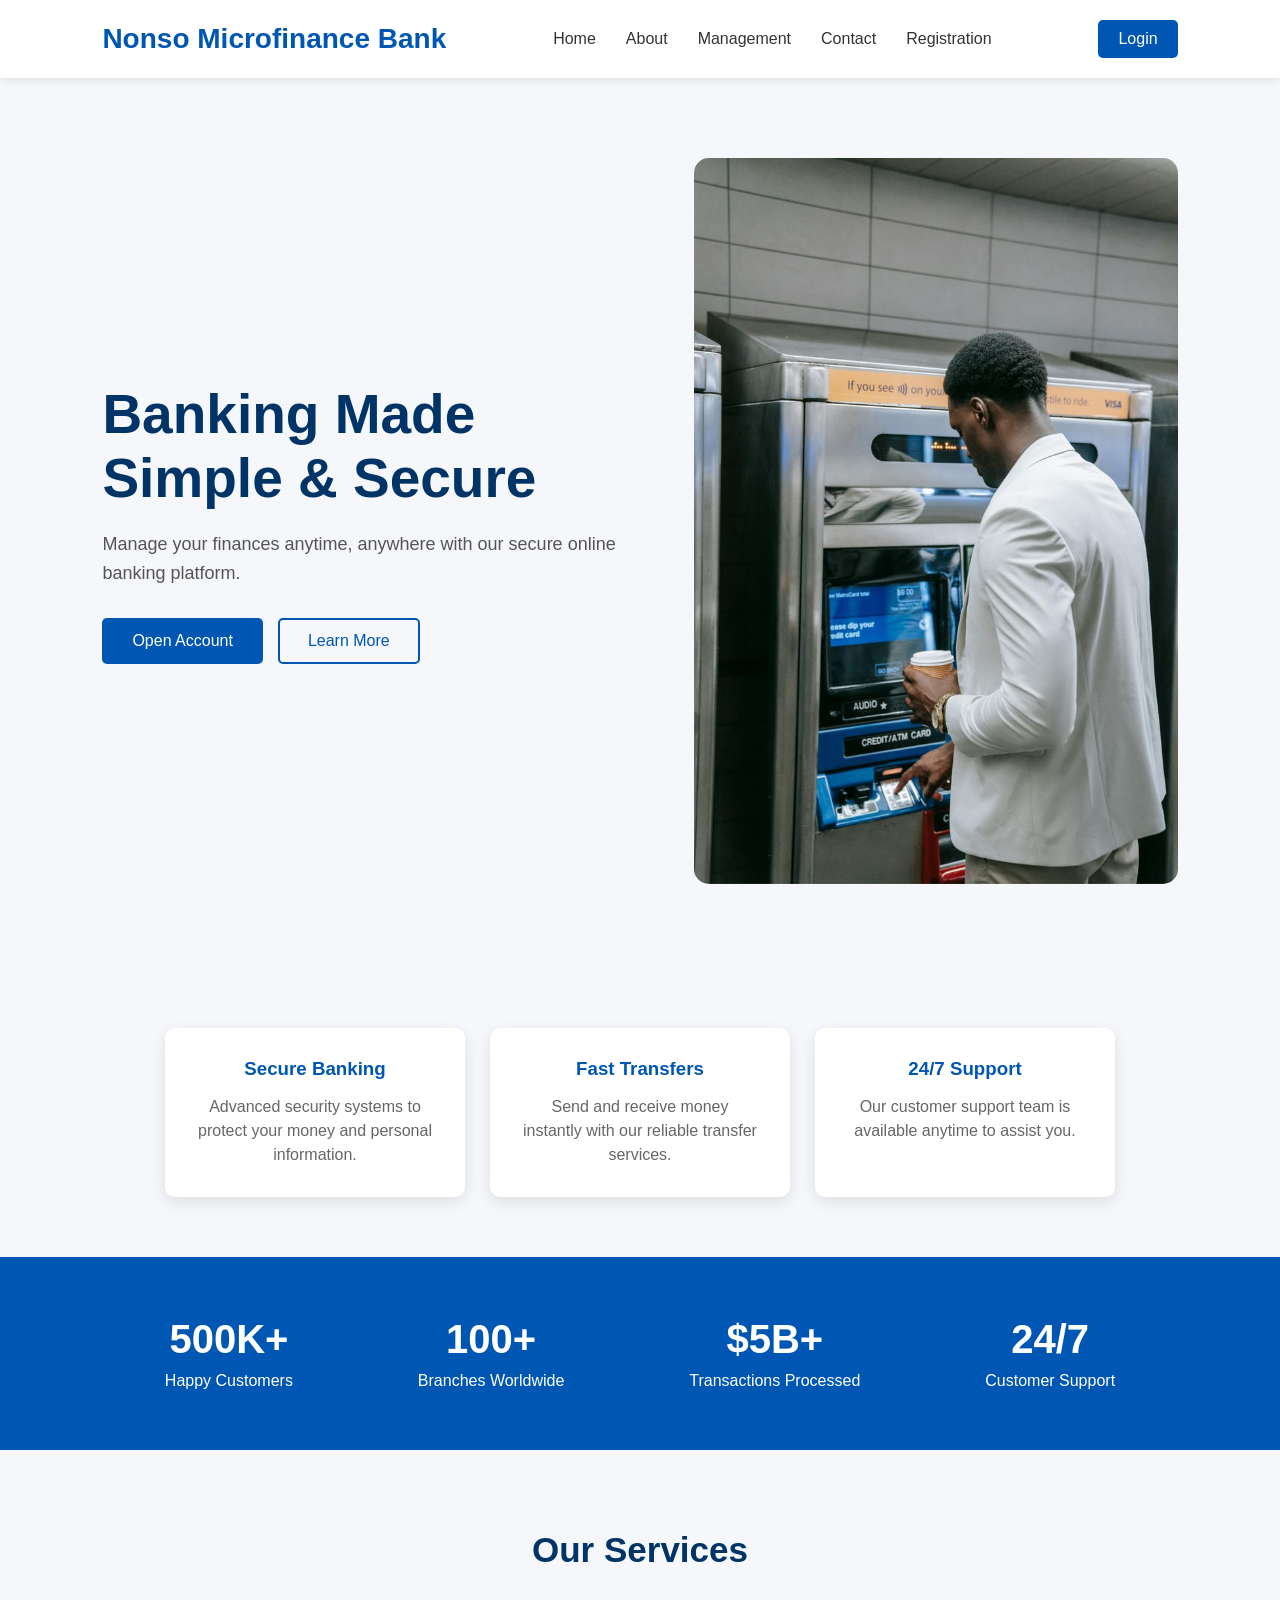
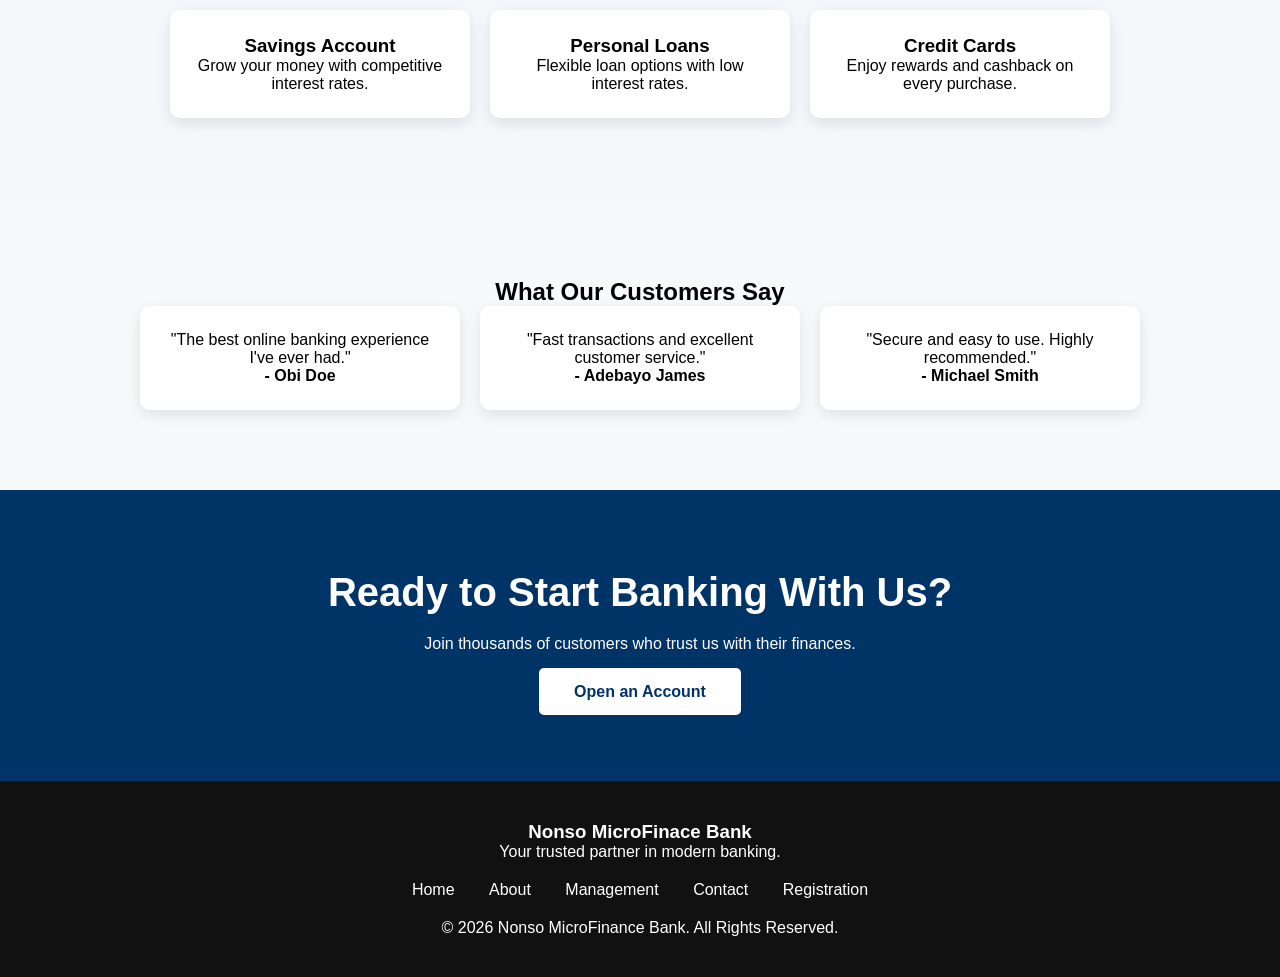
<file: index.html>
<!DOCTYPE html>
<html lang="en">
<head>
    <meta charset="UTF-8">
    <meta name="viewport" content="width=device-width, initial-scale=1.0">
    <link rel="stylesheet" href="landing.css">
    <title>Document</title>
</head>
<body>
     
    <header>
        <nav>
            <div class="logo">Nonso Microfinance Bank</div>

            <ul class="nav-links">
                <li><a href="landing.html">Home</a></li>
                <li><a href="about.html">About</a></li>
                <li><a href="management.html">Management</a></li>
                <li><a href="contact.html">Contact</a></li>
                <li><a href="registration.html">Registration</a></li>
            </ul>

            <a href="login.html" class="login-btn">Login</a>
        </nav>
    </header>

    
    <section class="hero">
        <div class="hero-content">
            <h1>Banking Made Simple & Secure</h1>
            <p>
                Manage your finances anytime, anywhere with our
                secure online banking platform.
            </p>

            <div class="buttons">
                <a href="registration.html" class="btn-primary">Open Account</a>
                <a href="about.html" class="btn-secondary">Learn More</a>
            </div>
        </div>

        <div class="hero-image">
            <img src="media/2.jpg" alt="Online Banking">
            
        </div>
    </section>

    
    <section class="features">

        <div class="card">
            <h3>Secure Banking</h3>
            <p>Advanced security systems to protect your money and personal information.</p>
        </div>

        <div class="card">
            <h3>Fast Transfers</h3>
            <p>Send and receive money instantly with our reliable transfer services.</p>
        </div>

        <div class="card">
            <h3>24/7 Support</h3>
            <p>Our customer support team is available anytime to assist you.</p>
        </div>

    </section>

    <section class="stats">
    <div class="stat-box">
        <h2>500K+</h2>
        <p>Happy Customers</p>
    </div>

    <div class="stat-box">
        <h2>100+</h2>
        <p>Branches Worldwide</p>
    </div>

    <div class="stat-box">
        <h2>$5B+</h2>
        <p>Transactions Processed</p>
    </div>

    <div class="stat-box">
        <h2>24/7</h2>
        <p>Customer Support</p>
    </div>
</section>

<section class="services">
    <h2>Our Services</h2>

    <div class="service-container">

        <div class="service-card">
            <h3>Savings Account</h3>
            <p>Grow your money with competitive interest rates.</p>
        </div>

        <div class="service-card">
            <h3>Personal Loans</h3>
            <p>Flexible loan options with low interest rates.</p>
        </div>

        <div class="service-card">
            <h3>Credit Cards</h3>
            <p>Enjoy rewards and cashback on every purchase.</p>
        </div>

    </div>
</section>

<section class="testimonials">
    <h2>What Our Customers Say</h2>

    <div class="testimonial-container">

        <div class="testimonial">
            <p>"The best online banking experience I've ever had."</p>
            <h4>- Obi Doe</h4>
        </div>

        <div class="testimonial">
            <p>"Fast transactions and excellent customer service."</p>
            <h4>- Adebayo James</h4>
        </div>

        <div class="testimonial">
            <p>"Secure and easy to use. Highly recommended."</p>
            <h4>- Michael Smith</h4>
        </div>

    </div>
</section>

<section class="cta">
    <h2>Ready to Start Banking With Us?</h2>
    <p>Join thousands of customers who trust us with their finances.</p>

    <a href="registration.html" class="cta-btn">Open an Account</a>
</section>

<footer>
    <div class="footer-content">
        <h3>Nonso MicroFinace Bank</h3>
        <p>Your trusted partner in modern banking.</p>

        <div class="footer-links">
            <a href="landing.html">Home</a>
            <a href="about.html">About</a>
            <a href="management.html">Management</a>
            <a href="contact.html">Contact</a>
            <a href="registration.html">Registration</a>
        </div>

        <p>&copy; 2026 Nonso MicroFinance Bank. All Rights Reserved.</p>
    </div>

</footer>


</body>
</html>
</file>
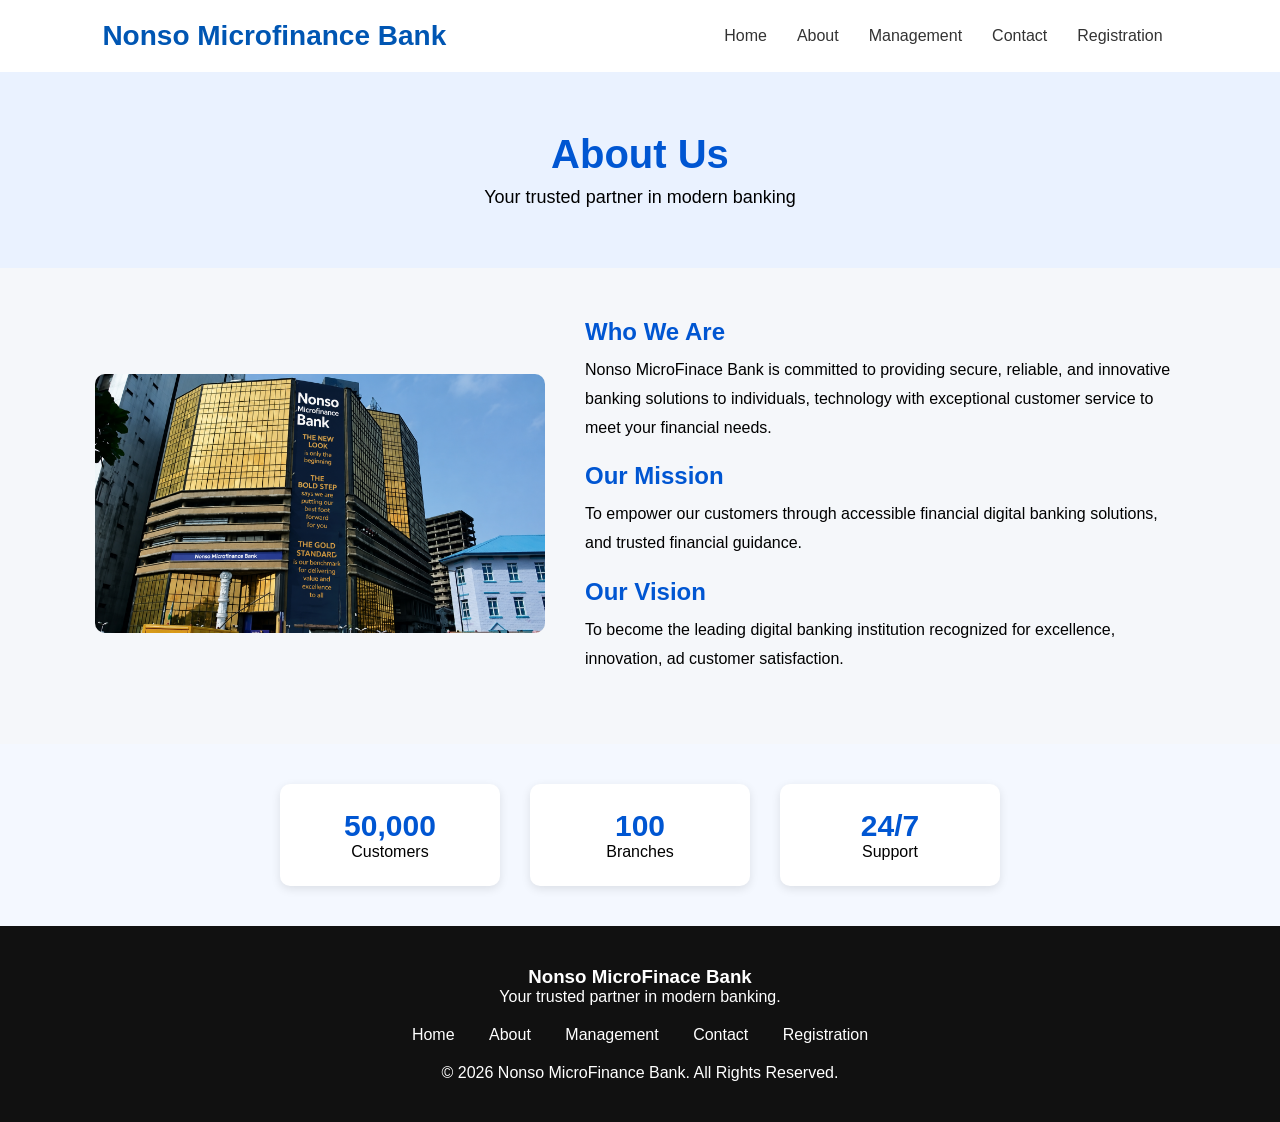
<file: about.html>
<!DOCTYPE html>
<html lang="en">
<head>
    <meta charset="UTF-8">
    <meta name="viewport" content="width=device-width, initial-scale=1.0">
    <link rel="stylesheet" href="about.css">
    <title>Document</title>
</head>
<body>
    <header>
        <nav>
            <div class="logo">Nonso Microfinance Bank</div>

            <ul class="nav-links">
                <li><a href="landing.html">Home</a></li>
                <li><a href="about.html">About</a></li>
                <li><a href="management.html">Management</a></li>
                <li><a href="contact.html">Contact</a></li>
                <li><a href="registration.html">Registration</a></li>
            </ul>

           
        </nav>
    </header>


    <section class="about-banner">

        <h2>About Us</h2>
        <p>Your trusted partner in modern banking</p>

    </section>

    <section class="about-content">
        <div class="image-section">
            <img src="media/9.png" alt="Bank Building">

        </div>

        <div class="text-section">

            <h2>Who We Are</h2>

            <p>
                Nonso MicroFinace Bank is committed to providing secure,
                reliable, and innovative banking solutions to individuals,
                technology with exceptional customer service to meet your financial needs.
            </p>

            <h2>Our Mission</h2>

            <p>
                To empower our customers through accessible financial digital
                banking solutions, and trusted financial guidance.
            </p>

            <h2>Our Vision</h2>

            <p>
                To become the leading digital banking institution recognized 
                for excellence, innovation, ad customer satisfaction.
            </p>

        </div>
    </section>

    <section class="stats">

        <div class="box">

            <h3>50,000</h3>

            <p>Customers</p>
        </div>

        <div class="box">

            <h3>100</h3>

            <p>Branches</p>
        </div>

        <div class="box">

            <h3>24/7</h3>

            <p>Support</p>

        </div>

    </section>
<footer>
    <div class="footer-content">
        <h3>Nonso MicroFinace Bank</h3>
        <p>Your trusted partner in modern banking.</p>

        <div class="footer-links">
            <a href="landing.html">Home</a>
            <a href="about.html">About</a>
            <a href="management.html">Management</a>
            <a href="contact.html">Contact</a>
            <a href="registration.html">Registration</a>
        </div>

        <p>&copy; 2026 Nonso MicroFinance Bank. All Rights Reserved.</p>
    </div>

</footer>


</body>
</html>
</file>
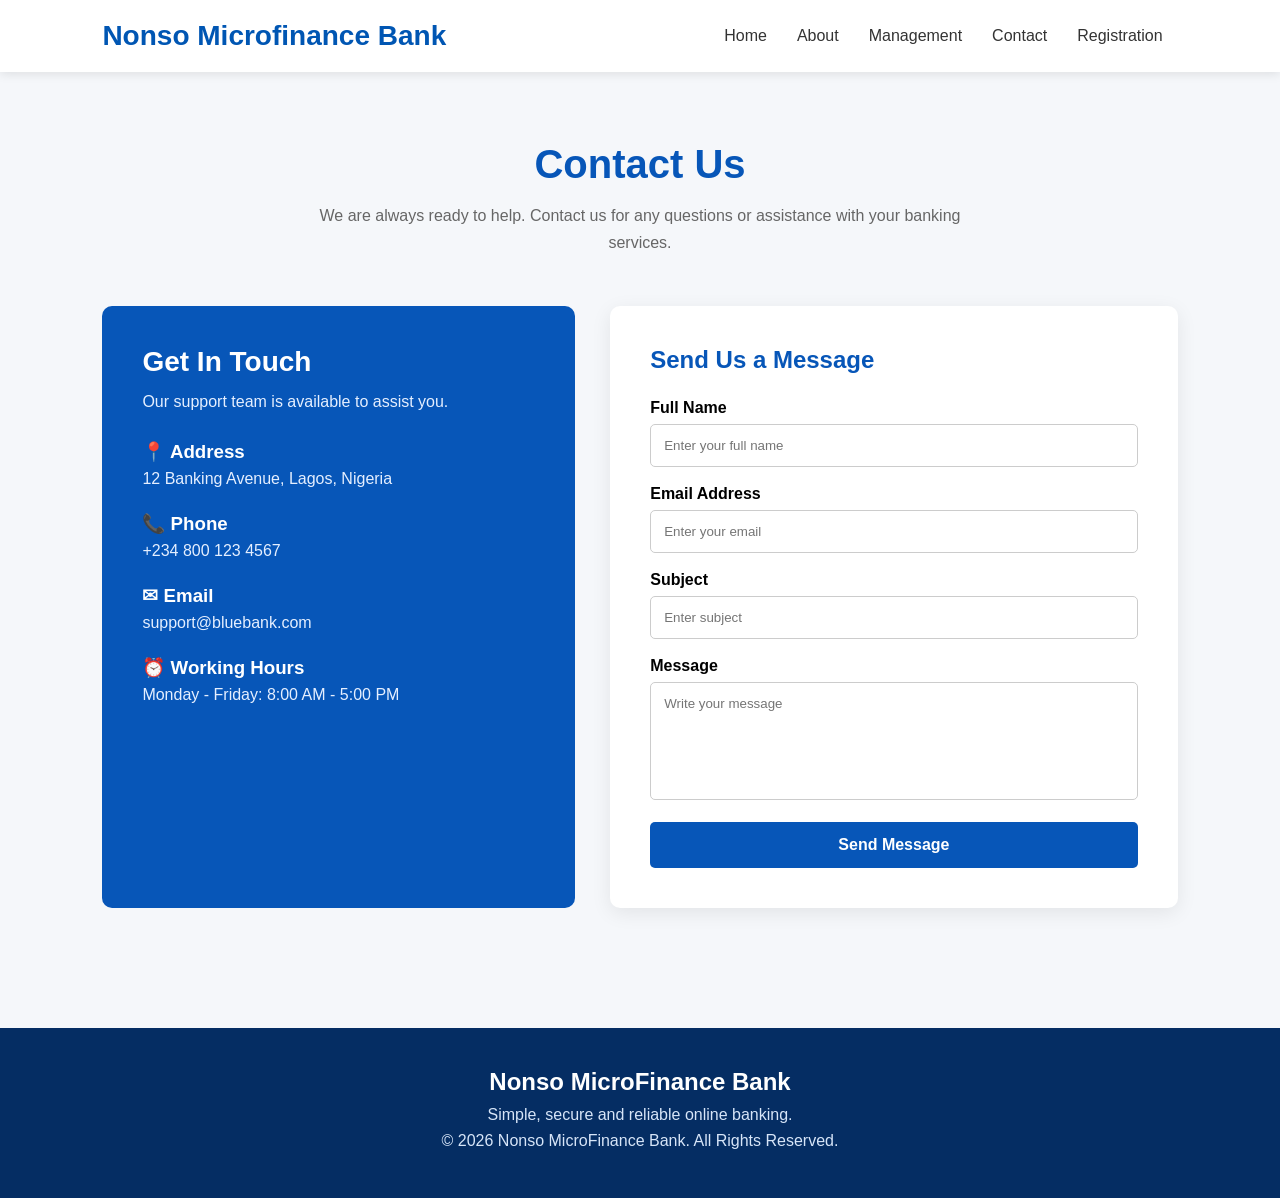
<file: contact.html>
<!DOCTYPE html>
<html lang="en">
<head>
    <meta charset="UTF-8">
    <meta name="viewport" content="width=device-width, initial-scale=1.0">
    <link rel="stylesheet" href="contact.css">
    <title>Document</title>
</head>
<body>

     <header>
        <nav>
            <div class="logo">Nonso Microfinance Bank</div>

            <ul class="nav-links">
                <li><a href="landing.html">Home</a></li>
                <li><a href="about.html">About</a></li>
                <li><a href="management.html">Management</a></li>
                <li><a href="contact.html">Contact</a></li>
                <li><a href="registration.html">Registration</a></li>
            </ul>

           
        </nav>
    </header>

    <section class="contact">
        <div class="heading">
            <h1>Contact Us</h1>
            <p>
                We are always ready to help. Contact us for any questions
                or assistance with your banking services.
            </p>
        </div>

        <div class="contact-box">

            <div class="contact-info">
                <h2>Get In Touch</h2>
                <p>Our support team is available to assist you.</p>

                <div class="info">
                    <h3>📍 Address</h3>
                    <p>12 Banking Avenue, Lagos, Nigeria</p>
                </div>

                <div class="info">
                    <h3>📞 Phone</h3>
                    <p>+234 800 123 4567</p>
                </div>

                <div class="info">
                    <h3>✉ Email</h3>
                    <p>support@bluebank.com</p>
                </div>

                <div class="info">
                    <h3>⏰ Working Hours</h3>
                    <p>Monday - Friday: 8:00 AM - 5:00 PM</p>
                </div>
            </div>

            <div class="form-box">
                <h2>Send Us a Message</h2>

                <form>
                    <label>Full Name</label>
                    <input type="text" placeholder="Enter your full name">

                    <label>Email Address</label>
                    <input type="email" placeholder="Enter your email">

                    <label>Subject</label>
                    <input type="text" placeholder="Enter subject">

                    <label>Message</label>
                    <textarea rows="6" placeholder="Write your message"></textarea>

                    <button type="submit">Send Message</button>
                </form>
            </div>

        </div>
    </section>

    <footer>
        <h2>Nonso<span> MicroFinance Bank</span></h2>
        <p>Simple, secure and reliable online banking.</p>
        <p>&copy; 2026 Nonso MicroFinance Bank. All Rights Reserved.</p>

    


    
</body>
</html>
</file>
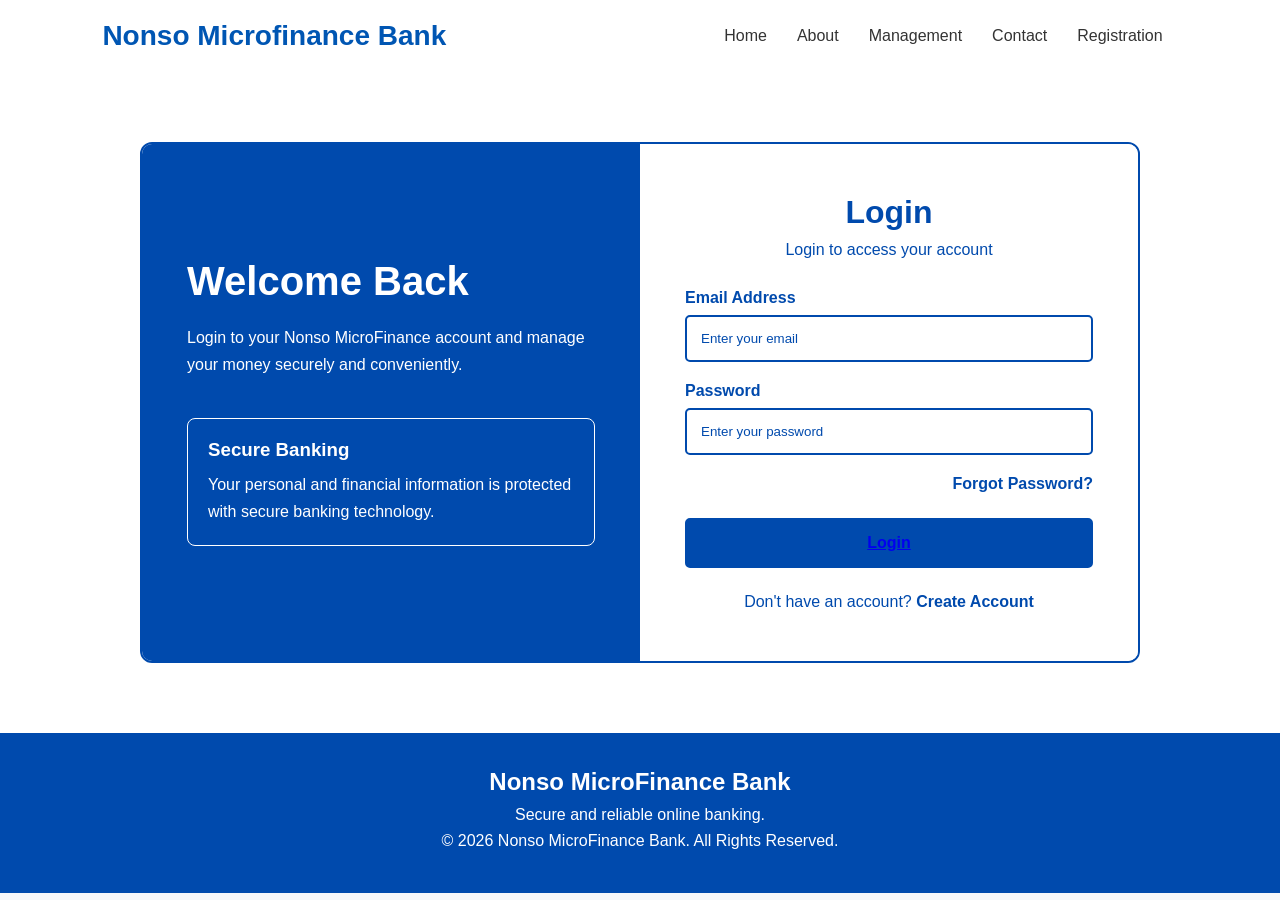
<file: login.html>
<!DOCTYPE html>
<html lang="en">
<head>
    <meta charset="UTF-8">
    <meta name="viewport" content="width=device-width, initial-scale=1.0">
    <link rel="stylesheet" href="login.css">
    <title>Document</title>
</head>
<body>

    <header>
        <nav>
            <div class="logo">Nonso Microfinance Bank</div>

            <ul class="nav-links">
                <li><a href="landing.html">Home</a></li>
                <li><a href="about.html">About</a></li>
                <li><a href="management.html">Management</a></li>
                <li><a href="contact.html">Contact</a></li>
                <li><a href="registration.html">Registration</a></li>
            </ul>

           
        </nav>
    </header>

    <!-- Login Section -->
    <section class="login-section">

        <div class="login-container">

            <div class="login-info">
                <h1>Welcome Back</h1>

                <p>
                    Login to your Nonso MicroFinance account and manage your
                    money securely and conveniently.
                </p>

                <div class="security">
                    <h3>Secure Banking</h3>
                    <p>
                        Your personal and financial information is
                        protected with secure banking technology.
                    </p>
                </div>
            </div>


            <!-- Login Form -->
            <div class="login-box">

               

                <h2>Login</h2>

                <p class="login-text">
                    Login to access your account
                </p>

                <form>

                    <label for="email">Email Address</label>
                    <input
                        type="email"
                        id="email"
                        placeholder="Enter your email"
                        required
                    >

                    <label for="password">Password</label>
                    <input
                        type="password"
                        id="password"
                        placeholder="Enter your password"
                        required
                    >

                    <div class="forgot">
                        <a href="#">Forgot Password?</a>
                    </div>

                    <button type="submit">
                        <a href="landing.html">Login</a>
                    </button>

                </form>

                <p class="signup">
                    Don't have an account?
                    <a href="registration.html">Create Account</a>
                </p>

            </div>

        </div>

    </section>


    <!-- Footer -->
    <footer>
        <h2>Nonso<span> MicroFinance Bank</span></h2>
        <p>Secure and reliable online banking.</p>
        <p>&copy; 2026 Nonso MicroFinance Bank. All Rights Reserved.</p>
    </footer>


    

</body>
</html>
</file>
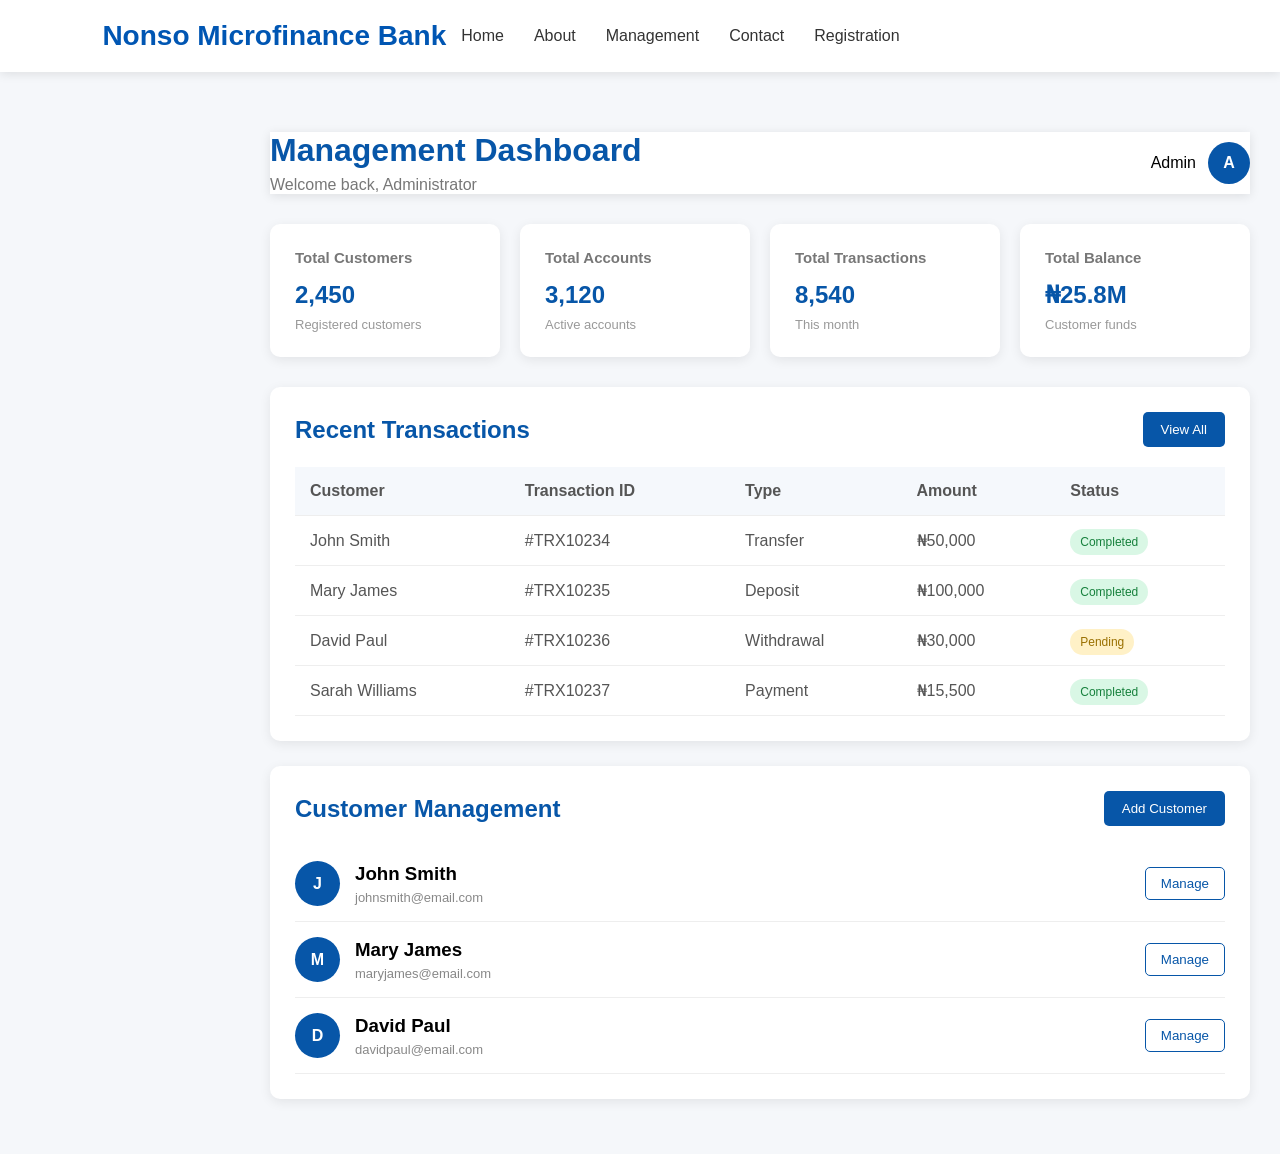
<file: management.html>
<!DOCTYPE html>
<html lang="en">
<head>
    <meta charset="UTF-8">
    <meta name="viewport" content="width=device-width, initial-scale=1.0">
    <link rel="stylesheet" href="management.css">
    <title>Document</title>
</head>
<body>

    <header>
        <nav>
            <div class="logo">Nonso Microfinance Bank</div>

            <ul class="nav-links">
                <li><a href="landing.html">Home</a></li>
                <li><a href="about.html">About</a></li>
                <li><a href="management.html">Management</a></li>
                <li><a href="contact.html">Contact</a></li>
                <li><a href="registration.html">Registration</a></li>
            </ul>

           
        </nav>
    </header>

    <!-- Main Content -->
    <main class="main-content">

        <!-- Header -->
        <header>
            <div>
                <h1>Management Dashboard</h1>
                <p>Welcome back, Administrator</p>
            </div>

            <div class="admin">
                <span>Admin</span>
                <div class="profile">A</div>
            </div>
        </header>

        <!-- Statistics -->
        <section class="cards">

            <div class="card">
                <h3>Total Customers</h3>
                <h2>2,450</h2>
                <p>Registered customers</p>
            </div>

            <div class="card">
                <h3>Total Accounts</h3>
                <h2>3,120</h2>
                <p>Active accounts</p>
            </div>

            <div class="card">
                <h3>Total Transactions</h3>
                <h2>8,540</h2>
                <p>This month</p>
            </div>

            <div class="card">
                <h3>Total Balance</h3>
                <h2>₦25.8M</h2>
                <p>Customer funds</p>
            </div>

        </section>

        <!-- Recent Transactions -->
        <section class="content-box">
            <div class="section-title">
                <h2>Recent Transactions</h2>
                <button>View All</button>
            </div>

            <table>
                <thead>
                    <tr>
                        <th>Customer</th>
                        <th>Transaction ID</th>
                        <th>Type</th>
                        <th>Amount</th>
                        <th>Status</th>
                    </tr>
                </thead>

                <tbody>
                    <tr>
                        <td>John Smith</td>
                        <td>#TRX10234</td>
                        <td>Transfer</td>
                        <td>₦50,000</td>
                        <td><span class="success">Completed</span></td>
                    </tr>

                    <tr>
                        <td>Mary James</td>
                        <td>#TRX10235</td>
                        <td>Deposit</td>
                        <td>₦100,000</td>
                        <td><span class="success">Completed</span></td>
                    </tr>

                    <tr>
                        <td>David Paul</td>
                        <td>#TRX10236</td>
                        <td>Withdrawal</td>
                        <td>₦30,000</td>
                        <td><span class="pending">Pending</span></td>
                    </tr>

                    <tr>
                        <td>Sarah Williams</td>
                        <td>#TRX10237</td>
                        <td>Payment</td>
                        <td>₦15,500</td>
                        <td><span class="success">Completed</span></td>
                    </tr>
                </tbody>
            </table>
        </section>

        <!-- Customer Management -->
        <section class="content-box">
            <div class="section-title">
                <h2>Customer Management</h2>
                <button>Add Customer</button>
            </div>

            <div class="customer-list">

                <div class="customer">
                    <div class="customer-info">
                        <div class="customer-image">J</div>
                        <div>
                            <h3>John Smith</h3>
                            <p>johnsmith@email.com</p>
                        </div>
                    </div>

                    <button class="manage">Manage</button>
                </div>

                <div class="customer">
                    <div class="customer-info">
                        <div class="customer-image">M</div>
                        <div>
                            <h3>Mary James</h3>
                            <p>maryjames@email.com</p>
                        </div>
                    </div>

                    <button class="manage">Manage</button>
                </div>

                <div class="customer">
                    <div class="customer-info">
                        <div class="customer-image">D</div>
                        <div>
                            <h3>David Paul</h3>
                            <p>davidpaul@email.com</p>
                        </div>
                    </div>

                    <button class="manage">Manage</button>
                </div>

            </div>
        </section>

    </main>

</body>
</html>
</file>
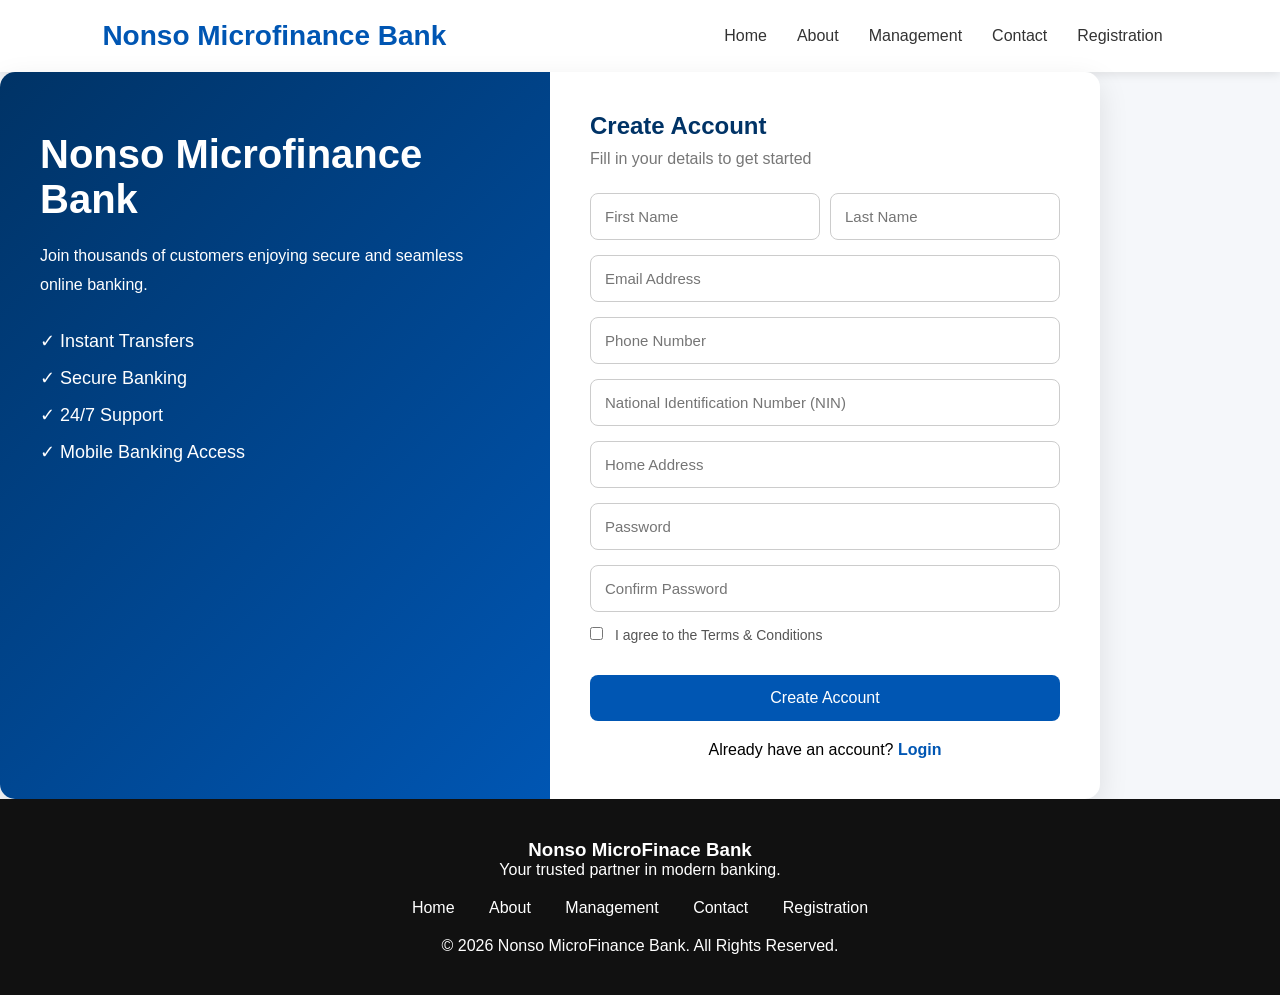
<file: registration.html>
<!DOCTYPE html>
<html lang="en">
<head>
    <meta charset="UTF-8">
    <meta name="viewport" content="width=device-width, initial-scale=1.0">
    <link rel="stylesheet" href="registration.css">
    <title>Document</title>
</head>
<body>

    <header>
        <nav>
            <div class="logo">Nonso Microfinance Bank</div>

            <ul class="nav-links">
                <li><a href="landing.html">Home</a></li>
                <li><a href="about.html">About</a></li>
                <li><a href="management.html">Management</a></li>
                <li><a href="contact.html">Contact</a></li>
                <li><a href="registration.html">Registration</a></li>
            </ul>
         </nav>
    </header>    


       <div class="container">

        <!-- Left Side -->
        <div class="left-section">
            <h1>Nonso Microfinance Bank</h1>
            <p>Join thousands of customers enjoying secure and seamless online banking.</p>

            <ul>
                <li>✓ Instant Transfers</li>
                <li>✓ Secure Banking</li>
                <li>✓ 24/7 Support</li>
                <li>✓ Mobile Banking Access</li>
            </ul>
        </div>

        <!-- Right Side -->
        <div class="register-box">
            <h2>Create Account</h2>
            <p>Fill in your details to get started</p>

            <form>
                <div class="input-group">
                    <input type="text" placeholder="First Name" required>
                    <input type="text" placeholder="Last Name" required>
                </div>

                <input type="email" placeholder="Email Address" required>

                <input type="tel" placeholder="Phone Number" required>

                <input type="number" placeholder="National Identification Number (NIN)" required>

                <input type="text" placeholder="Home Address" required>

                <input type="password" placeholder="Password" required>

                <input type="password" placeholder="Confirm Password" required>

                <label class="checkbox">
                    <input type="checkbox" required>
                    I agree to the Terms & Conditions
                </label>

                <button type="submit">Create Account</button>

                <div class="login-link">
                    Already have an account?
                    <a href="login.html">Login</a>
                </div>
            </form>
        </div>

    </div>

    <footer>
    <div class="footer-content">
        <h3>Nonso MicroFinace Bank</h3>
        <p>Your trusted partner in modern banking.</p>

        <div class="footer-links">
            <a href="landing.html">Home</a>
            <a href="about.html">About</a>
            <a href="management.html">Management</a>
            <a href="contact.html">Contact</a>
            <a href="registration.html">Registration</a>
        </div>

        <p>&copy; 2026 Nonso MicroFinance Bank. All Rights Reserved.</p>
    </div>

</footer>

</body>
</html>
</file>
<file: landing.css>
*{
    margin:0;
    padding:0;
    box-sizing:border-box;
    font-family:Arial, sans-serif;
}

body{
    background:#f5f7fa;
}


header{
    background:white;
    box-shadow:0 2px 10px rgba(0,0,0,0.1);
}

nav{
    display:flex;
    justify-content:space-between;
    align-items:center;
    padding:20px 8%;
}

.logo{
    font-size:28px;
    font-weight:bold;
    color:#0056b3;
}

.nav-links{
    display:flex;
    list-style:none;
}

.nav-links li{
    margin:0 15px;
}

.nav-links a{
    text-decoration:none;
    color:#333;
    font-weight:500;
}

.login-btn{
    text-decoration:none;
    background:#0056b3;
    color:white;
    padding:10px 20px;
    border-radius:5px;
}


.hero{
    display:flex;
    justify-content:space-between;
    align-items:center;
    padding:80px 8%;
    min-height:80vh;
}

.hero-content{
    width:50%;
}

.hero-content h1{
    font-size:55px;
    color:#003366;
    margin-bottom:20px;
}

.hero-content p{
    font-size:18px;
    color:#555;
    margin-bottom:30px;
    line-height:1.6;
}

.buttons{
    display:flex;
    gap:15px;
}

.btn-primary{
    text-decoration:none;
    background:#0056b3;
    color:white;
    padding:14px 30px;
    border-radius:5px;
}

.btn-secondary{
    text-decoration:none;
    border:2px solid #0056b3;
    color:#0056b3;
    padding:12px 28px;
    border-radius:5px;
}

.hero-image{
    width:45%;
}

.hero-image img{
    width:100%;
    border-radius:15px;
}


.features{
    display:flex;
    justify-content:center;
    gap:25px;
    padding:60px 8%;
    flex-wrap:wrap;
}

.card{
    background:white;
    width:300px;
    padding:30px;
    text-align:center;
    border-radius:10px;
    box-shadow:0 5px 15px rgba(0,0,0,0.1);
    transition:0.3s;
}

.card:hover{
    transform:translateY(-10px);
}

.card h3{
    color:#0056b3;
    margin-bottom:15px;
}

.card p{
    color:#666;
    line-height:1.5;
}

.stats{
    background:#0056b3;
    color:white;
    display:flex;
    justify-content:space-around;
    padding:60px 8%;
    flex-wrap:wrap;
}

.stat-box{
    text-align:center;
}

.stat-box h2{
    font-size:40px;
    margin-bottom:10px;
}

.services{
    padding:80px 8%;
    text-align:center;
}

.services h2{
    margin-bottom:40px;
    color:#003366;
    font-size:35px;
}

.service-container{
    display:flex;
    justify-content:center;
    gap:20px;
    flex-wrap:wrap;
}

.service-card{
    background:white;
    width:300px;
    padding:25px;
    border-radius:10px;
    box-shadow:0 5px 15px rgba(0,0,0,0.1);
}

.testimonials{
    background:#f8f9fa;
    padding:80px 8%;
    text-align:center;
}

.testimonial-container{
    display:flex;
    justify-content:center;
    gap:20px;
    flex-wrap:wrap;
}

.testimonial{
    background:white;
    width:320px;
    padding:25px;
    border-radius:10px;
    box-shadow:0 5px 15px rgba(0,0,0,0.1);
}

.cta{
    background:#003366;
    color:white;
    text-align:center;
    padding:80px 20px;
}

.cta h2{
    font-size:40px;
    margin-bottom:20px;
}

.cta p{
    margin-bottom:30px;
}

.cta-btn{
    background:#fff;
    color:#003366;
    padding:15px 35px;
    text-decoration:none;
    border-radius:5px;
    font-weight:bold;
}

footer{
    background:#111;
    color:white;
    text-align:center;
    padding:40px 20px;
}

.footer-links{
    margin:20px 0;
}

.footer-links a{
    color:white;
    text-decoration:none;
    margin:0 15px;
}


@media (max-width: 768px){

    nav{
        flex-direction:column;
        gap:20px;
    }

    .nav-links{
        flex-direction:column;
        align-items:center;
        gap:15px;
    }

    .hero{
        min-height:auto;
        padding:50px 5%;
    }

    .hero-content h1{
        font-size:35px;
        line-height:1.3;
    }

    .hero-content p{
        font-size:16px;
    }

    .buttons{
        flex-direction:column;
        align-items:center;
    }

    .btn-primary,
    .btn-secondary{
        width:220px;
        text-align:center;
    }

    .hero-image img{
        width:100%;
    }

    .features{
        padding:50px 5%;
    }

    .card{
        width:100%;
        max-width:350px;
    }

    .stats{
        flex-direction:column;
        gap:30px;
        text-align:center;
    }

    .stat-box h2{
        font-size:32px;
    }

    .services{
        padding:60px 5%;
    }

    .services h2{
        font-size:30px;
    }

    .service-card{
        width:100%;
        max-width:350px;
    }

    .testimonials{
        padding:60px 5%;
    }

    .testimonial{
        width:100%;
        max-width:350px;
    }

    .cta{
        padding:60px 20px;
    }

    .cta h2{
        font-size:30px;
    }

    .footer-links{
        display:flex;
        flex-direction:column;
        gap:10px;
    }
}
</file>
<file: about.css>
*{
    margin: 0;
    padding: 0;
    box-sizing: border-box;
    font-family: Arial, Helvetica, sans-serif;
}

body{
    background:#f5f7fa;
}


header{
    background:white;
    box-shadow:0 2px 10px rgba(0,0,0,0.1);
}

nav{
    display:flex;
    justify-content:space-between;
    align-items:center;
    padding:20px 8%;
}

.logo{
    font-size:28px;
    font-weight:bold;
    color:#0056b3;
}

.nav-links{
    display:flex;
    list-style:none;
}

.nav-links li{
    margin:0 15px;
}

.nav-links a{
    text-decoration:none;
    color:#333;
    font-weight:500;
}

.about-banner{
    background: #eaf2ff;
    text-align: center;
    padding: 60px 20px;
}

.about-banner h2{
    color: #0056d2;
    font-size: 40px;
    margin-bottom: 10px;
}

.about-banner p{
    font-size: 18px;
}

.about-content{
    display: flex;
    justify-content: center;
    align-items: center;
    gap: 40px;
    padding: 50px;
    flex-wrap: wrap;
}

.image-section img{
    width: 450px;
    max-width: 100%;
    border-radius: 10px;

}

.text-section{
    max-width: 600px;

}

.text-section h2{
    color: #0056d2;
    margin-bottom: 10px;
}

.text-section p{
    line-height: 1.8;
    margin-bottom: 20px;
}

.stats{
    display: flex;
    justify-content: center;
    gap: 30px;
    padding: 40px;
    background: #f4f8ff;
    flex-wrap: wrap;
}

.box{
    background: white;
    padding: 25px;
    width: 220px;
    text-align: center;
    border-radius: 10px;
    box-shadow: 0 3px 10px rgba(0, 0, 0, 0.1);

}

.box h3{
    color: #0056d2;
    font-size: 30px;
}

footer{
    background:#111;
    color:white;
    text-align:center;
    padding:40px 20px;
}

.footer-links{
    margin:20px 0;
}

.footer-links a{
    color:white;
    text-decoration:none;
    margin:0 15px;
}
@media(max-width: 768px){

     nav{
        flex-direction:column;
        gap:20px;
    }

    .nav-links{
        flex-direction:column;
        align-items:center;
        gap:15px;
    }

    .about-banner h2{
        font-size: 30px;
    }

    .about-content{
        padding: 20px;
    }

    .text-section{
        text-align: center;
    }

    .footer-links{
        display:flex;
        flex-direction:column;
        gap:10px;
    }
}
</file>
<file: contact.css>
*{
    margin:0;
    padding:0;
    box-sizing:border-box;
    font-family:Arial, sans-serif;
}

body{
    background:#f5f7fa;
}


header{
    background:white;
    box-shadow:0 2px 10px rgba(0,0,0,0.1);
}

nav{
    display:flex;
    justify-content:space-between;
    align-items:center;
    padding:20px 8%;
}

.logo{
    font-size:28px;
    font-weight:bold;
    color:#0056b3;
}

.nav-links{
    display:flex;
    list-style:none;
}

.nav-links li{
    margin:0 15px;
}

.nav-links a{
    text-decoration:none;
    color:#333;
    font-weight:500;
}

.login {
    background-color: #0756b8;
    color: white;
    padding: 10px 25px;
    text-decoration: none;
    border-radius: 5px;
}

.login:hover {
    background-color: #043d86;
}

/* Contact Section */
.contact {
    padding: 70px 8%;
}

.heading {
    text-align: center;
    max-width: 650px;
    margin: auto;
}

.heading h1 {
    font-size: 40px;
    color: #0756b8;
    margin-bottom: 15px;
}

.heading p {
    color: #666;
    line-height: 1.7;
}

/* Contact Box */
.contact-box {
    max-width: 1100px;
    margin: 50px auto;

    display: grid;
    grid-template-columns: 1fr 1.2fr;
    gap: 35px;
}

/* Contact Information */
.contact-info {
    background-color: #0756b8;
    color: white;
    padding: 40px;
    border-radius: 10px;
}

.contact-info h2 {
    font-size: 28px;
    margin-bottom: 15px;
}

.contact-info > p {
    margin-bottom: 30px;
    color: #e5efff;
}

.info {
    margin-bottom: 25px;
}

.info h3 {
    margin-bottom: 7px;
}

.info p {
    color: #e5efff;
}

/* Form */
.form-box {
    background-color: white;
    padding: 40px;
    border-radius: 10px;
    box-shadow: 0 5px 20px rgba(0, 0, 0, 0.08);
}

.form-box h2 {
    color: #0756b8;
    margin-bottom: 25px;
}

.form-box label {
    display: block;
    margin-bottom: 7px;
    font-weight: bold;
}

.form-box input,
.form-box textarea {
    width: 100%;
    padding: 13px;
    margin-bottom: 18px;

    border: 1px solid #ccc;
    border-radius: 5px;
    outline: none;
}

.form-box input:focus,
.form-box textarea:focus {
    border-color: #0756b8;
}

.form-box textarea {
    resize: none;
}

.form-box button {
    width: 100%;
    padding: 14px;

    background-color: #0756b8;
    color: white;

    border: none;
    border-radius: 5px;

    font-size: 16px;
    font-weight: bold;
    cursor: pointer;
}

.form-box button:hover {
    background-color: #043d86;
}

/* Footer */
footer {
    background-color: #052d63;
    color: white;
    text-align: center;
    padding: 40px 20px;
}

footer h2 {
    margin-bottom: 10px;
}

footer p {
    margin: 8px 0;
    color: #d7e5f8;
}

/* Responsive Design */
@media (max-width: 800px) {

    .navbar {
        flex-direction: column;
        gap: 20px;
    }

    .navbar ul {
        gap: 15px;
        flex-wrap: wrap;
        justify-content: center;
    }

    .contact-box {
        grid-template-columns: 1fr;
    }
}

@media (max-width: 500px) {

    .navbar ul {
        flex-direction: column;
        text-align: center;
    }

    .contact {
        padding: 50px 5%;
    }

    .form-box,
    .contact-info {
        padding: 25px;
    }

    .heading h1 {
        font-size: 32px;
    }
}
</file>
<file: login.css>
*{
    margin:0;
    padding:0;
    box-sizing:border-box;
    font-family:Arial, sans-serif;
}

body{
    background:#f5f7fa;
}


header{
    background:white;
    box-shadow:0 2px 10px rgba(0,0,0,0.1);
}

nav{
    display:flex;
    justify-content:space-between;
    align-items:center;
    padding:20px 8%;
}

.logo{
    font-size:28px;
    font-weight:bold;
    color:#0056b3;
}

.nav-links{
    display:flex;
    list-style:none;
}

.nav-links li{
    margin:0 15px;
}

.nav-links a{
    text-decoration:none;
    color:#333;
    font-weight:500;
}

.register {
    background-color: white;
    color: #004aad;
    padding: 10px 22px;
    border-radius: 5px;
    text-decoration: none;
    font-weight: bold;
}


/* Login Section */

.login-section {
    min-height: 650px;
    padding: 70px 8%;

    display: flex;
    align-items: center;
    justify-content: center;

    background-color: white;
}

.login-container {
    width: 100%;
    max-width: 1000px;

    display: grid;
    grid-template-columns: 1fr 1fr;

    border: 2px solid #004aad;
    border-radius: 12px;
    overflow: hidden;
}


/* Login Information */

.login-info {
    background-color: #004aad;
    color: white;
    padding: 60px 45px;

    display: flex;
    flex-direction: column;
    justify-content: center;
}

.login-info h1 {
    font-size: 40px;
    margin-bottom: 20px;
}

.login-info p {
    line-height: 1.7;
    color: white;
}

.security {
    margin-top: 40px;
    padding: 20px;

    border: 1px solid white;
    border-radius: 8px;
}

.security h3 {
    margin-bottom: 10px;
}


/* Login Box */

.login-box {
    background-color: white;
    padding: 50px 45px;
}

.login-box h2 {
    text-align: center;
    font-size: 32px;
    color: #004aad;
    margin-bottom: 10px;
}

.login-text {
    text-align: center;
    color: #004aad;
    margin-bottom: 30px;
}


/* Form */

.login-box label {
    display: block;
    color: #004aad;
    font-weight: bold;
    margin-bottom: 8px;
}

.login-box input {
    width: 100%;
    padding: 14px;

    margin-bottom: 20px;

    border: 2px solid #004aad;
    border-radius: 5px;

    background-color: white;
    color: #004aad;

    outline: none;
}

.login-box input::placeholder {
    color: #004aad;
}

.login-box input:focus {
    border-color: #004aad;
}


/* Forgot Password */

.forgot {
    text-align: right;
    margin-bottom: 25px;
}

.forgot a {
    color: #004aad;
    text-decoration: none;
    font-weight: bold;
}

.forgot a:hover {
    text-decoration: underline;
}


/* Login Button */

.login-box button {
    width: 100%;
    padding: 14px;

    background-color: #004aad;
    color: white;

    border: 2px solid #004aad;
    border-radius: 5px;

    font-size: 16px;
    font-weight: bold;

    cursor: pointer;
}

.login-box button:hover {
    background-color: white;
    color: #004aad;
}


/* Create Account */

.signup {
    text-align: center;
    margin-top: 25px;
    color: #004aad;
}

.signup a {
    color: #004aad;
    font-weight: bold;
    text-decoration: none;
}

.signup a:hover {
    text-decoration: underline;
}


/* Footer */

footer {
    background-color: #004aad;
    color: white;
    text-align: center;
    padding: 35px;
}

footer h2 {
    margin-bottom: 10px;
}

footer p {
    margin: 8px;
    color: white;
}


/* Responsive Design */

@media (max-width: 800px) {

    .navbar {
        flex-direction: column;
        gap: 20px;
    }

    .navbar ul {
        flex-wrap: wrap;
        justify-content: center;
    }

    .login-container {
        grid-template-columns: 1fr;
    }

    .login-info {
        text-align: center;
    }
}


@media (max-width: 500px) {

    .navbar ul {
        flex-direction: column;
        text-align: center;
    }

    .login-section {
        padding: 40px 5%;
    }

    .login-info,
    .login-box {
        padding: 35px 25px;
    }

    .login-info h1 {
        font-size: 32px;
    }
}
</file>
<file: management.css>
*{
    margin:0;
    padding:0;
    box-sizing:border-box;
    font-family:Arial, sans-serif;
}

body{
    background:#f5f7fa;
}


header{
    background:white;
    box-shadow:0 2px 10px rgba(0,0,0,0.1);
}

nav{
    display:flex;
    justify-content:space-between;
    align-items:center;
    padding:20px 8%;
}

.logo{
    font-size:28px;
    font-weight:bold;
    color:#0056b3;
}

.nav-links{
    display:flex;
    list-style:none;
}

.nav-links li{
    margin:0 15px;
}

.nav-links a{
    text-decoration:none;
    color:#333;
    font-weight:500;
}

/* Main Content */
.main-content {
    margin-left: 240px;
    width: calc(100% - 240px);
    padding: 30px;
}

/* Header */
header {
    display: flex;
    justify-content: space-between;
    align-items: center;
    margin-bottom: 30px;
}

header h1 {
    color: #0756a8;
    margin-bottom: 7px;
}

header p {
    color: #777;
}

.admin {
    display: flex;
    align-items: center;
    gap: 12px;
}

.profile {
    width: 42px;
    height: 42px;
    border-radius: 50%;
    background: #0756a8;
    color: white;
    display: flex;
    justify-content: center;
    align-items: center;
    font-weight: bold;
}

/* Cards */
.cards {
    display: grid;
    grid-template-columns: repeat(4, 1fr);
    gap: 20px;
    margin-bottom: 30px;
}

.card {
    background: white;
    padding: 25px;
    border-radius: 10px;
    box-shadow: 0 3px 12px rgba(0, 0, 0, 0.08);
}

.card h3 {
    color: #777;
    font-size: 15px;
    margin-bottom: 15px;
}

.card h2 {
    color: #0756a8;
    margin-bottom: 8px;
}

.card p {
    color: #999;
    font-size: 13px;
}

/* Content Box */
.content-box {
    background: white;
    padding: 25px;
    border-radius: 10px;
    margin-bottom: 25px;
    box-shadow: 0 3px 12px rgba(0, 0, 0, 0.08);
}

.section-title {
    display: flex;
    justify-content: space-between;
    align-items: center;
    margin-bottom: 20px;
}

.section-title h2 {
    color: #0756a8;
}

.section-title button {
    background: #0756a8;
    color: white;
    border: none;
    padding: 10px 18px;
    border-radius: 5px;
    cursor: pointer;
}

.section-title button:hover {
    background: #043d78;
}

/* Table */
table {
    width: 100%;
    border-collapse: collapse;
}

table th,
table td {
    padding: 15px;
    text-align: left;
    border-bottom: 1px solid #eee;
}

table th {
    color: #555;
    background: #f5f8fc;
}

table td {
    color: #555;
}

.success,
.pending {
    padding: 6px 10px;
    border-radius: 15px;
    font-size: 12px;
}

.success {
    background: #d9f7e5;
    color: #16803c;
}

.pending {
    background: #fff1c7;
    color: #9a7000;
}

/* Customer */
.customer {
    display: flex;
    justify-content: space-between;
    align-items: center;
    padding: 15px 0;
    border-bottom: 1px solid #eee;
}

.customer-info {
    display: flex;
    align-items: center;
    gap: 15px;
}

.customer-image {
    width: 45px;
    height: 45px;
    border-radius: 50%;
    background: #0756a8;
    color: white;
    display: flex;
    justify-content: center;
    align-items: center;
    font-weight: bold;
}

.customer h3 {
    margin-bottom: 5px;
}

.customer p {
    color: #888;
    font-size: 13px;
}

.manage {
    background: white;
    color: #0756a8;
    border: 1px solid #0756a8;
    padding: 8px 15px;
    border-radius: 5px;
    cursor: pointer;
}

.manage:hover {
    background: #0756a8;
    color: white;
}

/* Responsive Design */
@media (max-width: 900px) {

    .cards {
        grid-template-columns: repeat(2, 1fr);
    }

    .sidebar {
        width: 200px;
    }

    .main-content {
        margin-left: 200px;
        width: calc(100% - 200px);
    }
}

@media (max-width: 650px) {

    .sidebar {
        width: 100%;
        height: auto;
        position: relative;
    }

    body {
        display: block;
    }

    .main-content {
        margin-left: 0;
        width: 100%;
        padding: 20px;
    }

    .cards {
        grid-template-columns: 1fr;
    }

    header {
        flex-direction: column;
        align-items: flex-start;
        gap: 15px;
    }

    table {
        min-width: 700px;
    }

    .content-box {
        overflow-x: auto;
    }
}
</file>
<file: registration.css>
*{
    margin: 0;
    padding: 0;
    box-sizing: border-box;
    font-family: Arial, Helvetica, sans-serif;
}


body{
    background:#f5f7fa;
    

}


header{
    background:white;
    box-shadow:0 2px 10px rgba(0,0,0,0.1);
}

nav{
    display:flex;
    justify-content:space-between;
    align-items:center;
    padding:20px 8%;
}

.logo{
    font-size:28px;
    font-weight:bold;
    color:#0056b3;
}

.nav-links{
    display:flex;
    list-style:none;
}

.nav-links li{
    margin:0 15px;
}

.nav-links a{
    text-decoration:none;
    color:#333;
    font-weight:500;
}



.container{
    width:100%;
    max-width:1100px;
    display:flex;
    background:#fff;
    border-radius:15px;
    overflow:hidden;
    box-shadow:0 10px 30px rgba(0,0,0,0.1);
}

.left-section{
    flex:1;
    background:linear-gradient(135deg,#003366,#0056b3);
    color:white;
    padding:60px 40px;
}

.left-section h1{
    font-size:40px;
    margin-bottom:20px;
}

.left-section p{
    line-height:1.8;
    margin-bottom:30px;
}

.left-section ul{
    list-style:none;
}

.left-section ul li{
    margin-bottom:15px;
    font-size:18px;
}

.register-box{
    flex:1;
    padding:40px;
}

.register-box h2{
    color:#003366;
    margin-bottom:10px;
}

.register-box p{
    color:#777;
    margin-bottom:25px;
}

form{
    display:flex;
    flex-direction:column;
}

.input-group{
    display:flex;
    gap:10px;
}

.input-group input{
    width:100%;
}

input{
    padding:14px;
    margin-bottom:15px;
    border:1px solid #ccc;
    border-radius:8px;
    outline:none;
    font-size:15px;
}

input:focus{
    border-color:#0056b3;
}

.checkbox{
    margin-bottom:20px;
    font-size:14px;
    color:#555;
}

.checkbox input{
    margin-right:8px;
}

button{
    padding:14px;
    border:none;
    background:#0056b3;
    color:white;
    font-size:16px;
    border-radius:8px;
    cursor:pointer;
    transition:0.3s;
}

button:hover{
    background:#003366;
}

.login-link{
    text-align:center;
    margin-top:20px;
}

.login-link a{
    color:#0056b3;
    text-decoration:none;
    font-weight:bold;
}

footer{
    background:#111;
    color:white;
    text-align:center;
    padding:40px 20px;
}

.footer-links{
    margin:20px 0;
}

.footer-links a{
    color:white;
    text-decoration:none;
    margin:0 15px;
}




@media(max-width:768px){

    nav{
        flex-direction:column;
        gap:20px;
    }

    .nav-links{
        flex-direction:column;
        align-items:center;
        gap:15px;
    }


    .container{
        flex-direction:column;
    }

    .left-section{
        text-align:center;
    }

    .input-group{
        flex-direction:column;
    }

    .footer-links{
        display:flex;
        flex-direction:column;
        gap:10px;
    }
}
</file>
